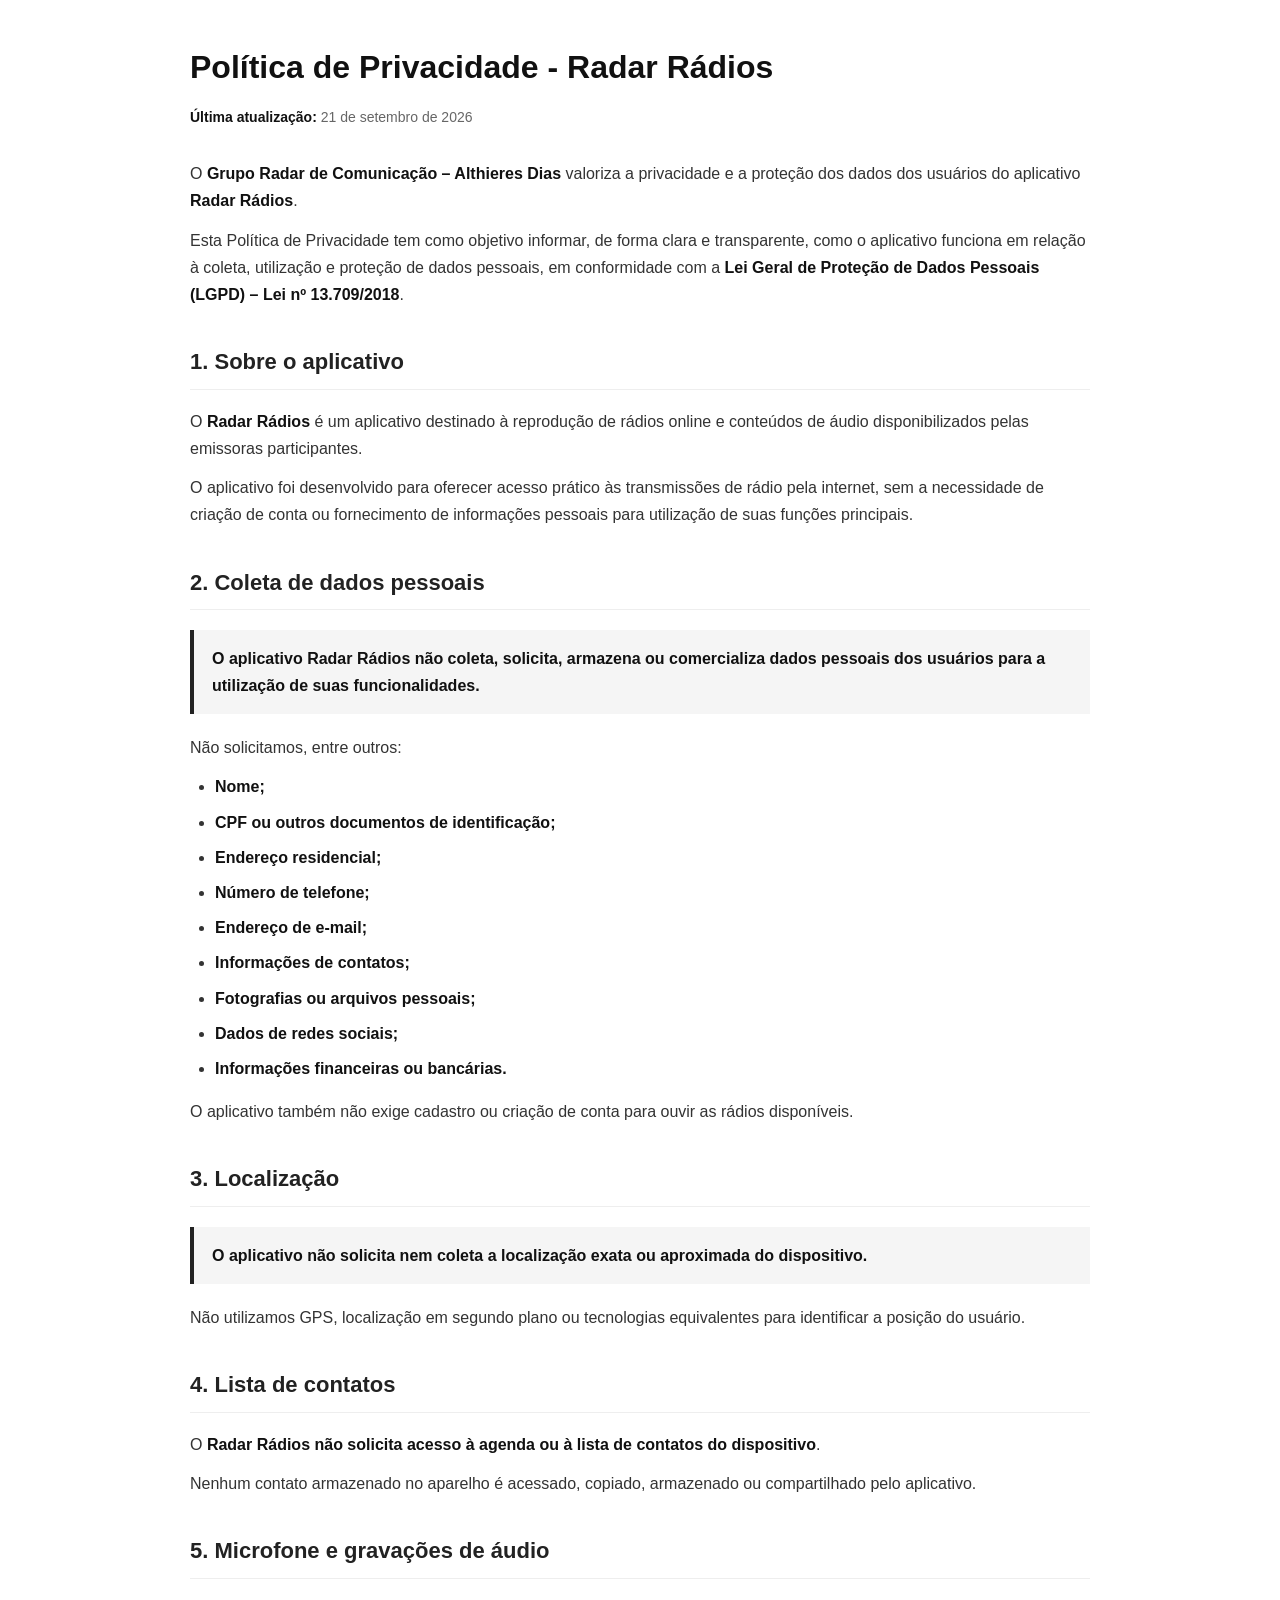
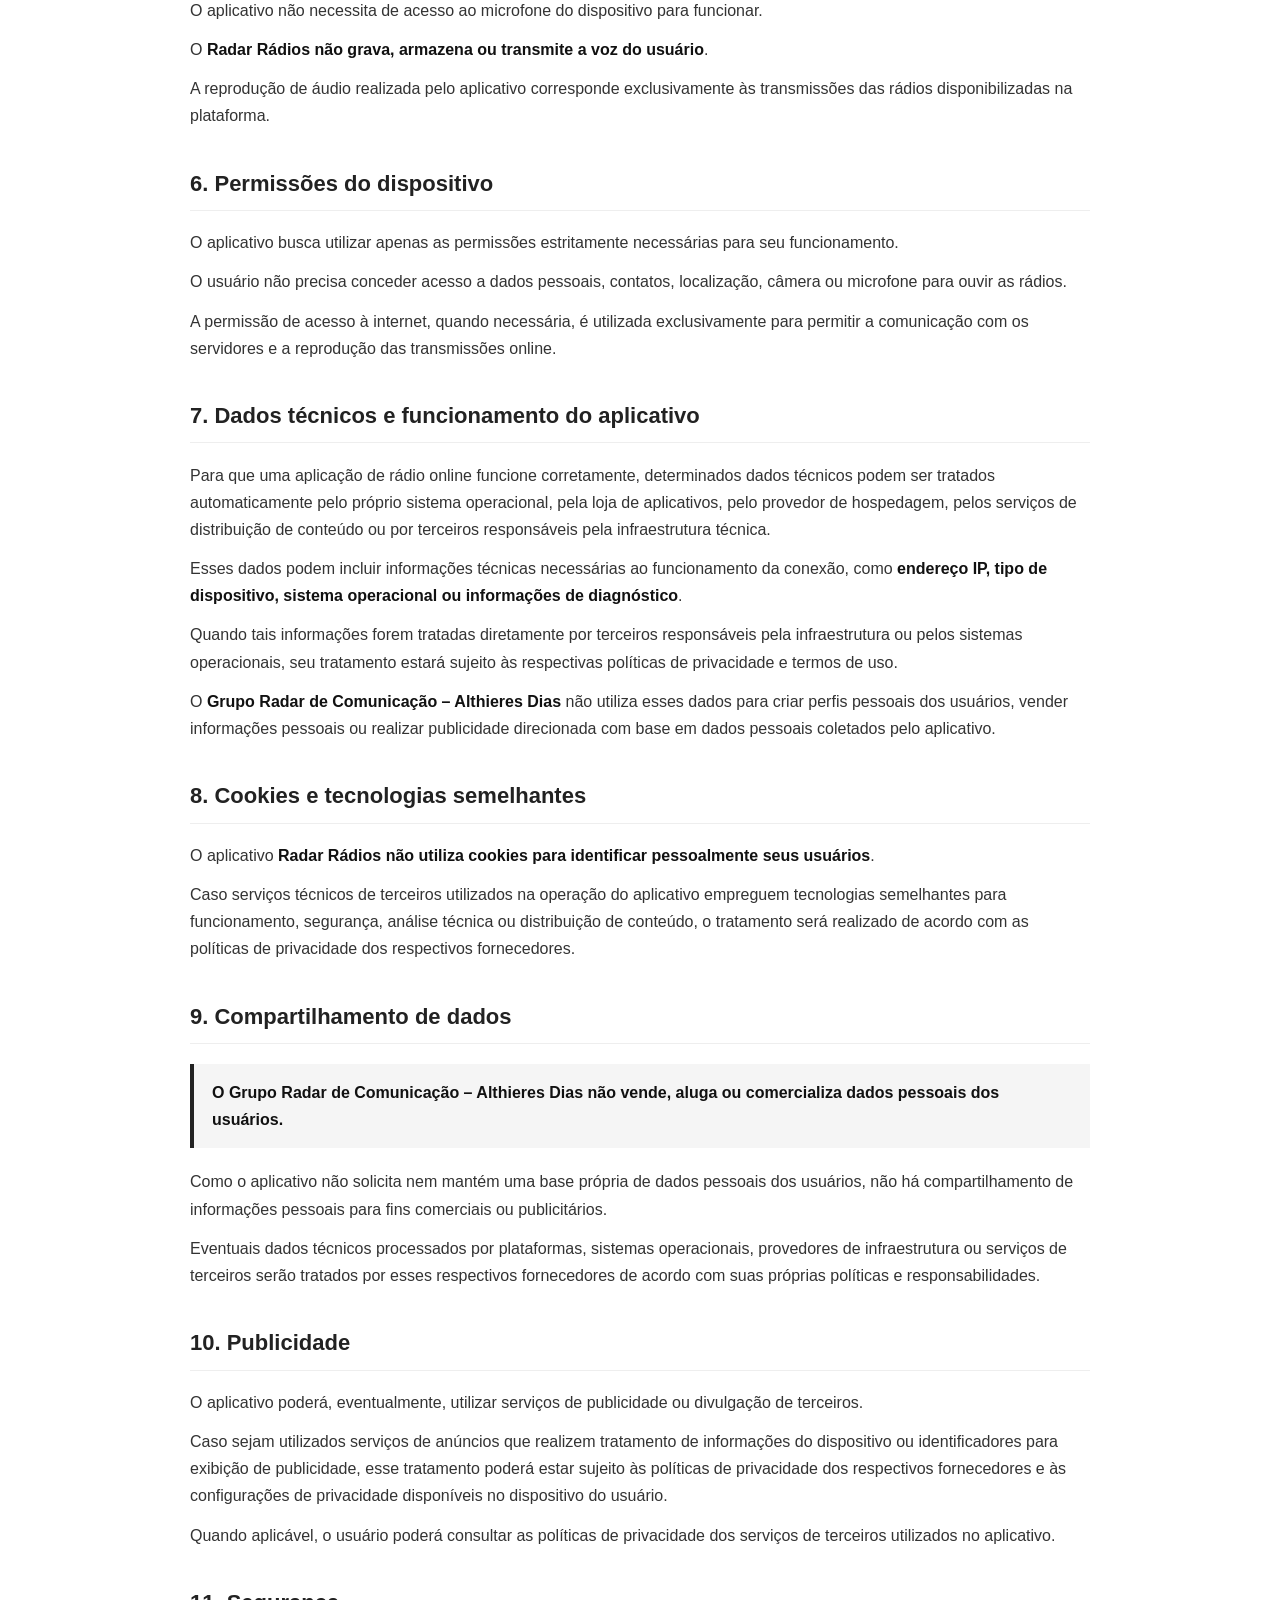
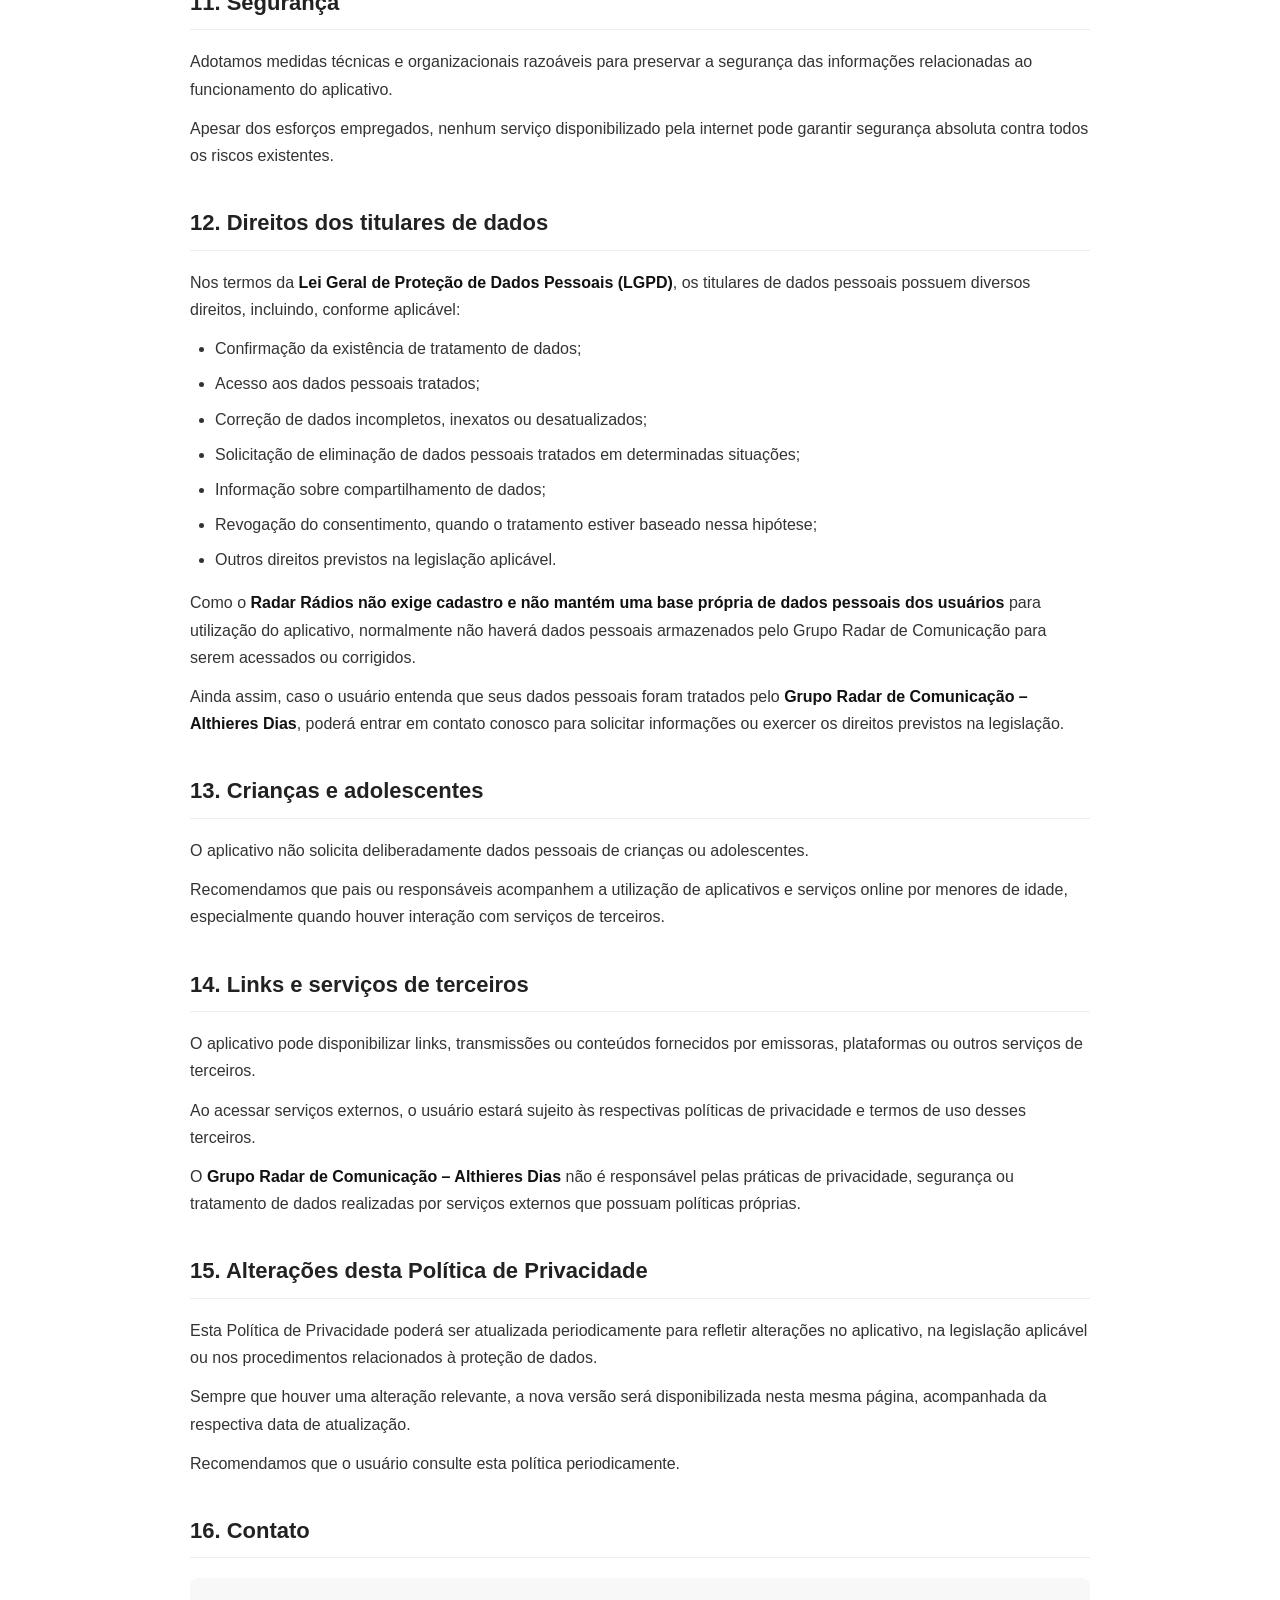
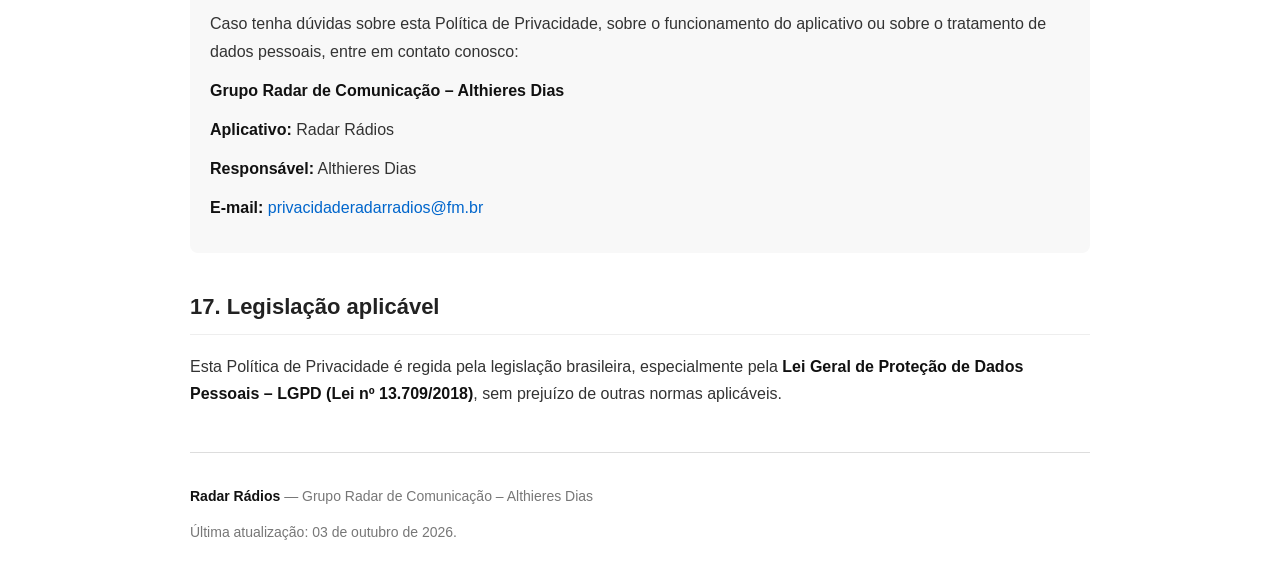
<file: Política de Privacidade.html>
<!DOCTYPE html>
<html lang="pt-BR">
<head>
    <meta charset="UTF-8">
    <meta name="viewport" content="width=device-width, initial-scale=1.0">

    <title>Política de Privacidade - Radar Rádios</title>

    <style>
        body {
            font-family: Arial, Helvetica, sans-serif;
            line-height: 1.7;
            color: #333;
            background-color: #fff;
            max-width: 900px;
            margin: 40px auto;
            padding: 0 25px;
        }

        h1 {
            color: #111;
            font-size: 32px;
            margin-bottom: 10px;
        }

        h2 {
            color: #222;
            font-size: 22px;
            margin-top: 35px;
            border-bottom: 1px solid #eee;
            padding-bottom: 8px;
        }

        p {
            margin: 12px 0;
        }

        ul {
            margin-top: 10px;
            padding-left: 25px;
        }

        li {
            margin-bottom: 8px;
        }

        strong {
            color: #111;
        }

        .data-atualizacao {
            color: #666;
            font-size: 14px;
            margin-bottom: 30px;
        }

        .destaque {
            background-color: #f5f5f5;
            border-left: 4px solid #222;
            padding: 15px 18px;
            margin: 20px 0;
        }

        .contato {
            background-color: #f8f8f8;
            padding: 20px;
            border-radius: 8px;
            margin-top: 20px;
        }

        footer {
            margin-top: 45px;
            padding-top: 20px;
            border-top: 1px solid #ddd;
            color: #777;
            font-size: 14px;
        }

        a {
            color: #0066cc;
            text-decoration: none;
        }

        a:hover {
            text-decoration: underline;
        }
    </style>
</head>

<body>

    <h1>Política de Privacidade - Radar Rádios</h1>

    <p class="data-atualizacao">
        <strong>Última atualização:</strong> 21 de setembro de 2026
    </p>

    <p>
        O <strong>Grupo Radar de Comunicação – Althieres Dias</strong> valoriza a
        privacidade e a proteção dos dados dos usuários do aplicativo
        <strong>Radar Rádios</strong>.
    </p>

    <p>
        Esta Política de Privacidade tem como objetivo informar, de forma clara e
        transparente, como o aplicativo funciona em relação à coleta, utilização
        e proteção de dados pessoais, em conformidade com a
        <strong>Lei Geral de Proteção de Dados Pessoais (LGPD) – Lei nº 13.709/2018</strong>.
    </p>

    <h2>1. Sobre o aplicativo</h2>

    <p>
        O <strong>Radar Rádios</strong> é um aplicativo destinado à reprodução de
        rádios online e conteúdos de áudio disponibilizados pelas emissoras
        participantes.
    </p>

    <p>
        O aplicativo foi desenvolvido para oferecer acesso prático às
        transmissões de rádio pela internet, sem a necessidade de criação de
        conta ou fornecimento de informações pessoais para utilização de suas
        funções principais.
    </p>

    <h2>2. Coleta de dados pessoais</h2>

    <div class="destaque">
        <strong>
            O aplicativo Radar Rádios não coleta, solicita, armazena ou comercializa
            dados pessoais dos usuários para a utilização de suas funcionalidades.
        </strong>
    </div>

    <p>Não solicitamos, entre outros:</p>

    <ul>
        <li><strong>Nome;</strong></li>
        <li><strong>CPF ou outros documentos de identificação;</strong></li>
        <li><strong>Endereço residencial;</strong></li>
        <li><strong>Número de telefone;</strong></li>
        <li><strong>Endereço de e-mail;</strong></li>
        <li><strong>Informações de contatos;</strong></li>
        <li><strong>Fotografias ou arquivos pessoais;</strong></li>
        <li><strong>Dados de redes sociais;</strong></li>
        <li><strong>Informações financeiras ou bancárias.</strong></li>
    </ul>

    <p>
        O aplicativo também não exige cadastro ou criação de conta para ouvir
        as rádios disponíveis.
    </p>

    <h2>3. Localização</h2>

    <div class="destaque">
        <strong>
            O aplicativo não solicita nem coleta a localização exata ou aproximada
            do dispositivo.
        </strong>
    </div>

    <p>
        Não utilizamos GPS, localização em segundo plano ou tecnologias
        equivalentes para identificar a posição do usuário.
    </p>

    <h2>4. Lista de contatos</h2>

    <p>
        O <strong>Radar Rádios não solicita acesso à agenda ou à lista de
        contatos do dispositivo</strong>.
    </p>

    <p>
        Nenhum contato armazenado no aparelho é acessado, copiado, armazenado
        ou compartilhado pelo aplicativo.
    </p>

    <h2>5. Microfone e gravações de áudio</h2>

    <p>
        O aplicativo não necessita de acesso ao microfone do dispositivo para
        funcionar.
    </p>

    <p>
        O <strong>Radar Rádios não grava, armazena ou transmite a voz do usuário</strong>.
    </p>

    <p>
        A reprodução de áudio realizada pelo aplicativo corresponde
        exclusivamente às transmissões das rádios disponibilizadas na plataforma.
    </p>

    <h2>6. Permissões do dispositivo</h2>

    <p>
        O aplicativo busca utilizar apenas as permissões estritamente necessárias
        para seu funcionamento.
    </p>

    <p>
        O usuário não precisa conceder acesso a dados pessoais, contatos,
        localização, câmera ou microfone para ouvir as rádios.
    </p>

    <p>
        A permissão de acesso à internet, quando necessária, é utilizada
        exclusivamente para permitir a comunicação com os servidores e a
        reprodução das transmissões online.
    </p>

    <h2>7. Dados técnicos e funcionamento do aplicativo</h2>

    <p>
        Para que uma aplicação de rádio online funcione corretamente, determinados
        dados técnicos podem ser tratados automaticamente pelo próprio sistema
        operacional, pela loja de aplicativos, pelo provedor de hospedagem,
        pelos serviços de distribuição de conteúdo ou por terceiros responsáveis
        pela infraestrutura técnica.
    </p>

    <p>
        Esses dados podem incluir informações técnicas necessárias ao funcionamento
        da conexão, como <strong>endereço IP, tipo de dispositivo, sistema
        operacional ou informações de diagnóstico</strong>.
    </p>

    <p>
        Quando tais informações forem tratadas diretamente por terceiros
        responsáveis pela infraestrutura ou pelos sistemas operacionais,
        seu tratamento estará sujeito às respectivas políticas de privacidade
        e termos de uso.
    </p>

    <p>
        O <strong>Grupo Radar de Comunicação – Althieres Dias</strong> não utiliza
        esses dados para criar perfis pessoais dos usuários, vender informações
        pessoais ou realizar publicidade direcionada com base em dados pessoais
        coletados pelo aplicativo.
    </p>

    <h2>8. Cookies e tecnologias semelhantes</h2>

    <p>
        O aplicativo <strong>Radar Rádios não utiliza cookies para identificar
        pessoalmente seus usuários</strong>.
    </p>

    <p>
        Caso serviços técnicos de terceiros utilizados na operação do aplicativo
        empreguem tecnologias semelhantes para funcionamento, segurança, análise
        técnica ou distribuição de conteúdo, o tratamento será realizado de
        acordo com as políticas de privacidade dos respectivos fornecedores.
    </p>

    <h2>9. Compartilhamento de dados</h2>

    <div class="destaque">
        <strong>
            O Grupo Radar de Comunicação – Althieres Dias não vende, aluga ou
            comercializa dados pessoais dos usuários.
        </strong>
    </div>

    <p>
        Como o aplicativo não solicita nem mantém uma base própria de dados
        pessoais dos usuários, não há compartilhamento de informações pessoais
        para fins comerciais ou publicitários.
    </p>

    <p>
        Eventuais dados técnicos processados por plataformas, sistemas
        operacionais, provedores de infraestrutura ou serviços de terceiros
        serão tratados por esses respectivos fornecedores de acordo com suas
        próprias políticas e responsabilidades.
    </p>

    <h2>10. Publicidade</h2>

    <p>
        O aplicativo poderá, eventualmente, utilizar serviços de publicidade
        ou divulgação de terceiros.
    </p>

    <p>
        Caso sejam utilizados serviços de anúncios que realizem tratamento de
        informações do dispositivo ou identificadores para exibição de
        publicidade, esse tratamento poderá estar sujeito às políticas de
        privacidade dos respectivos fornecedores e às configurações de
        privacidade disponíveis no dispositivo do usuário.
    </p>

    <p>
        Quando aplicável, o usuário poderá consultar as políticas de privacidade
        dos serviços de terceiros utilizados no aplicativo.
    </p>

    <h2>11. Segurança</h2>

    <p>
        Adotamos medidas técnicas e organizacionais razoáveis para preservar
        a segurança das informações relacionadas ao funcionamento do aplicativo.
    </p>

    <p>
        Apesar dos esforços empregados, nenhum serviço disponibilizado pela
        internet pode garantir segurança absoluta contra todos os riscos existentes.
    </p>

    <h2>12. Direitos dos titulares de dados</h2>

    <p>
        Nos termos da <strong>Lei Geral de Proteção de Dados Pessoais (LGPD)</strong>,
        os titulares de dados pessoais possuem diversos direitos, incluindo,
        conforme aplicável:
    </p>

    <ul>
        <li>Confirmação da existência de tratamento de dados;</li>
        <li>Acesso aos dados pessoais tratados;</li>
        <li>Correção de dados incompletos, inexatos ou desatualizados;</li>
        <li>Solicitação de eliminação de dados pessoais tratados em determinadas situações;</li>
        <li>Informação sobre compartilhamento de dados;</li>
        <li>Revogação do consentimento, quando o tratamento estiver baseado nessa hipótese;</li>
        <li>Outros direitos previstos na legislação aplicável.</li>
    </ul>

    <p>
        Como o <strong>Radar Rádios não exige cadastro e não mantém uma base
        própria de dados pessoais dos usuários</strong> para utilização do
        aplicativo, normalmente não haverá dados pessoais armazenados pelo
        Grupo Radar de Comunicação para serem acessados ou corrigidos.
    </p>

    <p>
        Ainda assim, caso o usuário entenda que seus dados pessoais foram
        tratados pelo <strong>Grupo Radar de Comunicação – Althieres Dias</strong>,
        poderá entrar em contato conosco para solicitar informações ou exercer
        os direitos previstos na legislação.
    </p>

    <h2>13. Crianças e adolescentes</h2>

    <p>
        O aplicativo não solicita deliberadamente dados pessoais de crianças
        ou adolescentes.
    </p>

    <p>
        Recomendamos que pais ou responsáveis acompanhem a utilização de
        aplicativos e serviços online por menores de idade, especialmente
        quando houver interação com serviços de terceiros.
    </p>

    <h2>14. Links e serviços de terceiros</h2>

    <p>
        O aplicativo pode disponibilizar links, transmissões ou conteúdos
        fornecidos por emissoras, plataformas ou outros serviços de terceiros.
    </p>

    <p>
        Ao acessar serviços externos, o usuário estará sujeito às respectivas
        políticas de privacidade e termos de uso desses terceiros.
    </p>

    <p>
        O <strong>Grupo Radar de Comunicação – Althieres Dias</strong> não é
        responsável pelas práticas de privacidade, segurança ou tratamento de
        dados realizadas por serviços externos que possuam políticas próprias.
    </p>

    <h2>15. Alterações desta Política de Privacidade</h2>

    <p>
        Esta Política de Privacidade poderá ser atualizada periodicamente para
        refletir alterações no aplicativo, na legislação aplicável ou nos
        procedimentos relacionados à proteção de dados.
    </p>

    <p>
        Sempre que houver uma alteração relevante, a nova versão será
        disponibilizada nesta mesma página, acompanhada da respectiva data
        de atualização.
    </p>

    <p>
        Recomendamos que o usuário consulte esta política periodicamente.
    </p>

    <h2>16. Contato</h2>

    <div class="contato">
        <p>
            Caso tenha dúvidas sobre esta Política de Privacidade, sobre o
            funcionamento do aplicativo ou sobre o tratamento de dados pessoais,
            entre em contato conosco:
        </p>

        <p>
            <strong>Grupo Radar de Comunicação – Althieres Dias</strong>
        </p>

        <p>
            <strong>Aplicativo:</strong> Radar Rádios
        </p>

        <p>
            <strong>Responsável:</strong> Althieres Dias
        </p>

        <p>
            <strong>E-mail:</strong>
            <a href="mailto:radartvmg@gmail.com">
                privacidaderadarradios@fm.br
            </a>
        </p>
    </div>

    <h2>17. Legislação aplicável</h2>

    <p>
        Esta Política de Privacidade é regida pela legislação brasileira,
        especialmente pela
        <strong>Lei Geral de Proteção de Dados Pessoais – LGPD
        (Lei nº 13.709/2018)</strong>,
        sem prejuízo de outras normas aplicáveis.
    </p>

    <footer>
        <p>
            <strong>Radar Rádios</strong> — Grupo Radar de Comunicação –
            Althieres Dias
        </p>

        <p>
            Última atualização: 03 de outubro de 2026.
        </p>
    </footer>

</body>
</html>
</file>
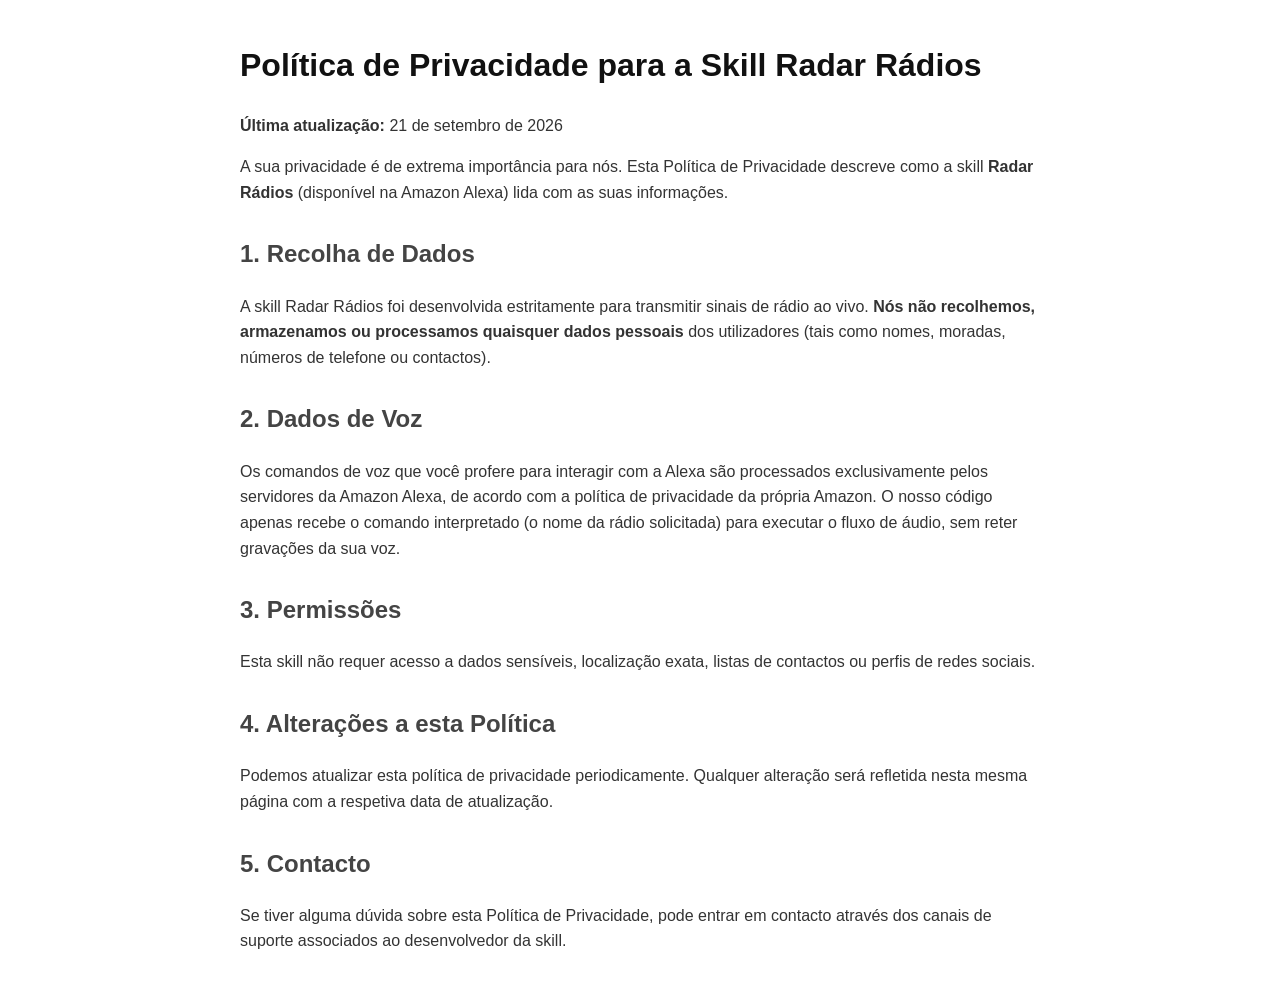
<file: privacidade.html>
<!DOCTYPE html>
<html lang="pt-BR">
<head>
    <meta charset="UTF-8">
    <meta name="viewport" content="width=device-width, initial-scale=1.0">
    <title>Política de Privacidade - Radar Rádios</title>
    <style>
        body { font-family: Arial, sans-serif; line-height: 1.6; color: #333; max-width: 800px; margin: 40px auto; padding: 0 20px; }
        h1 { color: #111; }
        h2 { color: #444; margin-top: 30px; }
    </style>
</head>
<body>
    <h1>Política de Privacidade para a Skill Radar Rádios</h1>
    <p><strong>Última atualização:</strong> 21 de setembro de 2026</p>

    <p>A sua privacidade é de extrema importância para nós. Esta Política de Privacidade descreve como a skill <strong>Radar Rádios</strong> (disponível na Amazon Alexa) lida com as suas informações.</p>

    <h2>1. Recolha de Dados</h2>
    <p>A skill Radar Rádios foi desenvolvida estritamente para transmitir sinais de rádio ao vivo. <strong>Nós não recolhemos, armazenamos ou processamos quaisquer dados pessoais</strong> dos utilizadores (tais como nomes, moradas, números de telefone ou contactos).</p>

    <h2>2. Dados de Voz</h2>
    <p>Os comandos de voz que você profere para interagir com a Alexa são processados exclusivamente pelos servidores da Amazon Alexa, de acordo com a política de privacidade da própria Amazon. O nosso código apenas recebe o comando interpretado (o nome da rádio solicitada) para executar o fluxo de áudio, sem reter gravações da sua voz.</p>

    <h2>3. Permissões</h2>
    <p>Esta skill não requer acesso a dados sensíveis, localização exata, listas de contactos ou perfis de redes sociais.</p>

    <h2>4. Alterações a esta Política</h2>
    <p>Podemos atualizar esta política de privacidade periodicamente. Qualquer alteração será refletida nesta mesma página com a respetiva data de atualização.</p>

    <h2>5. Contacto</h2>
    <p>Se tiver alguma dúvida sobre esta Política de Privacidade, pode entrar em contacto através dos canais de suporte associados ao desenvolvedor da skill.</p>
</body>
</html>
</file>
